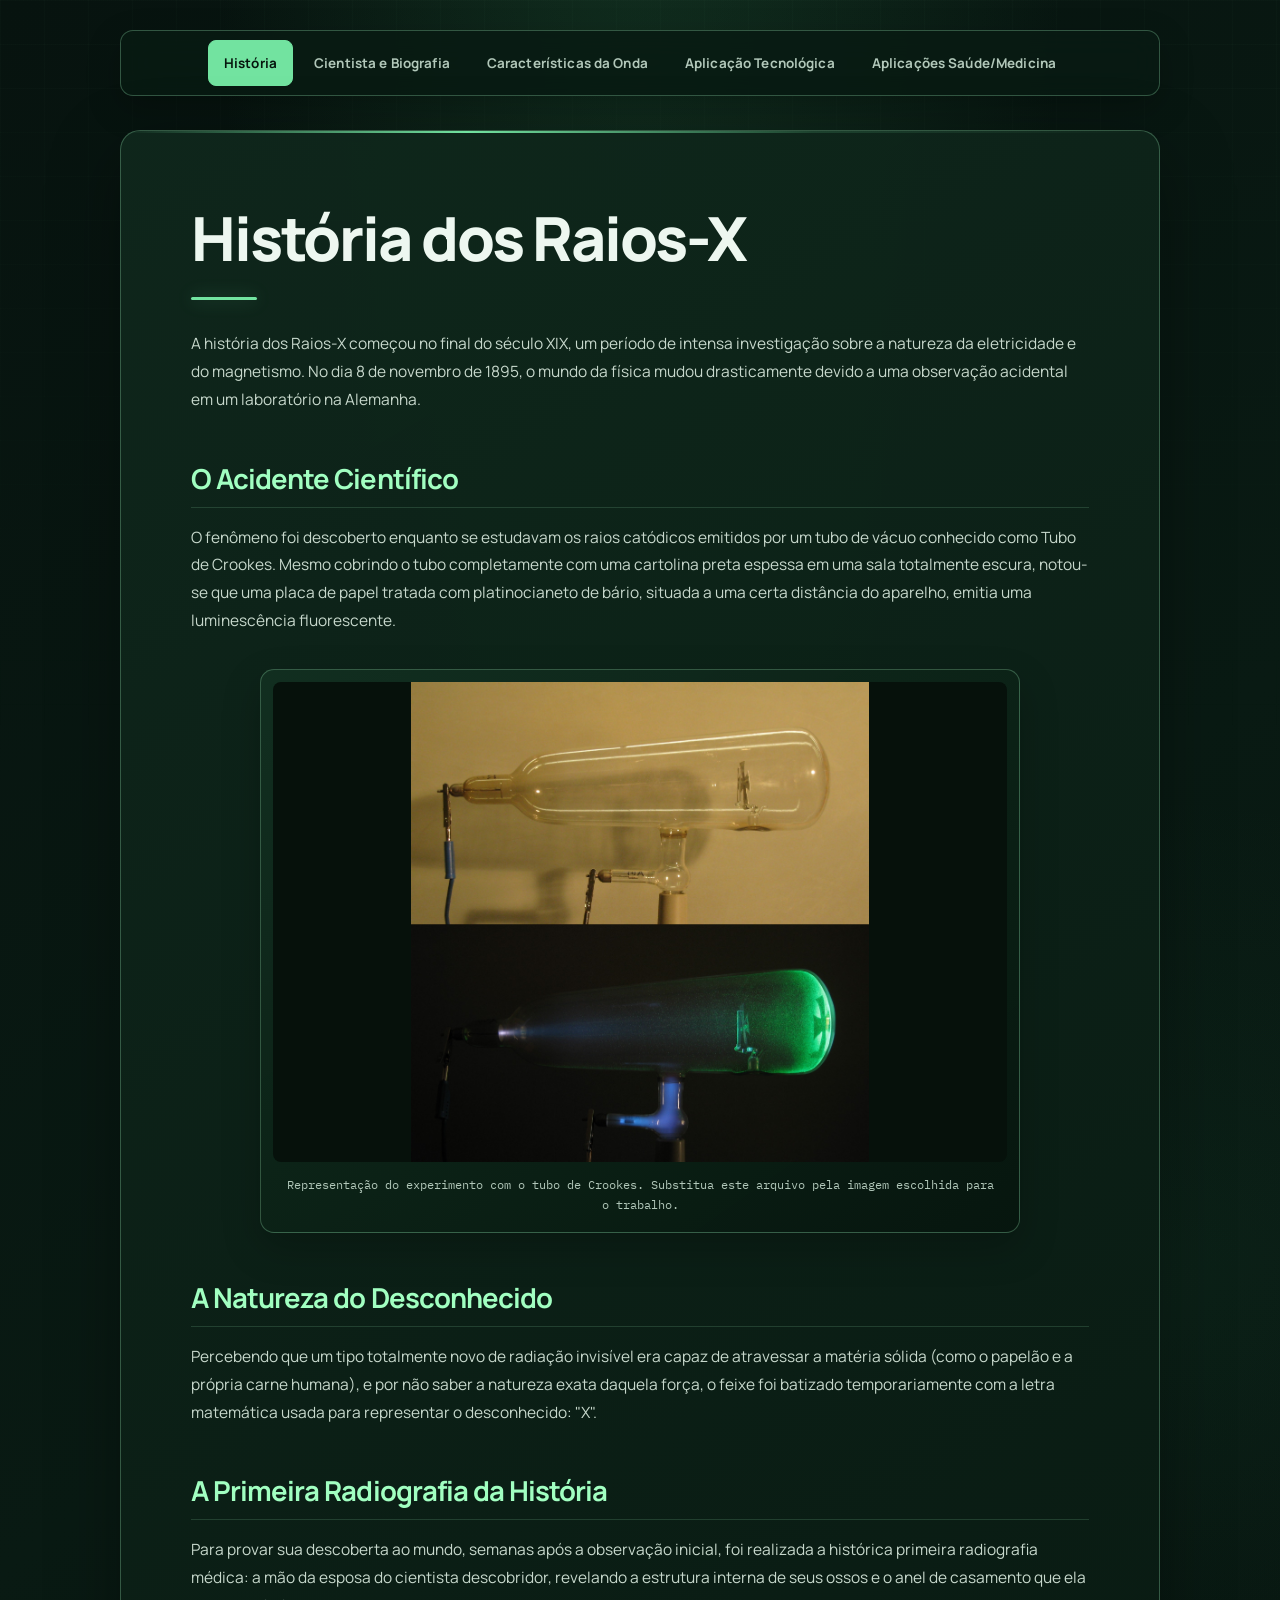
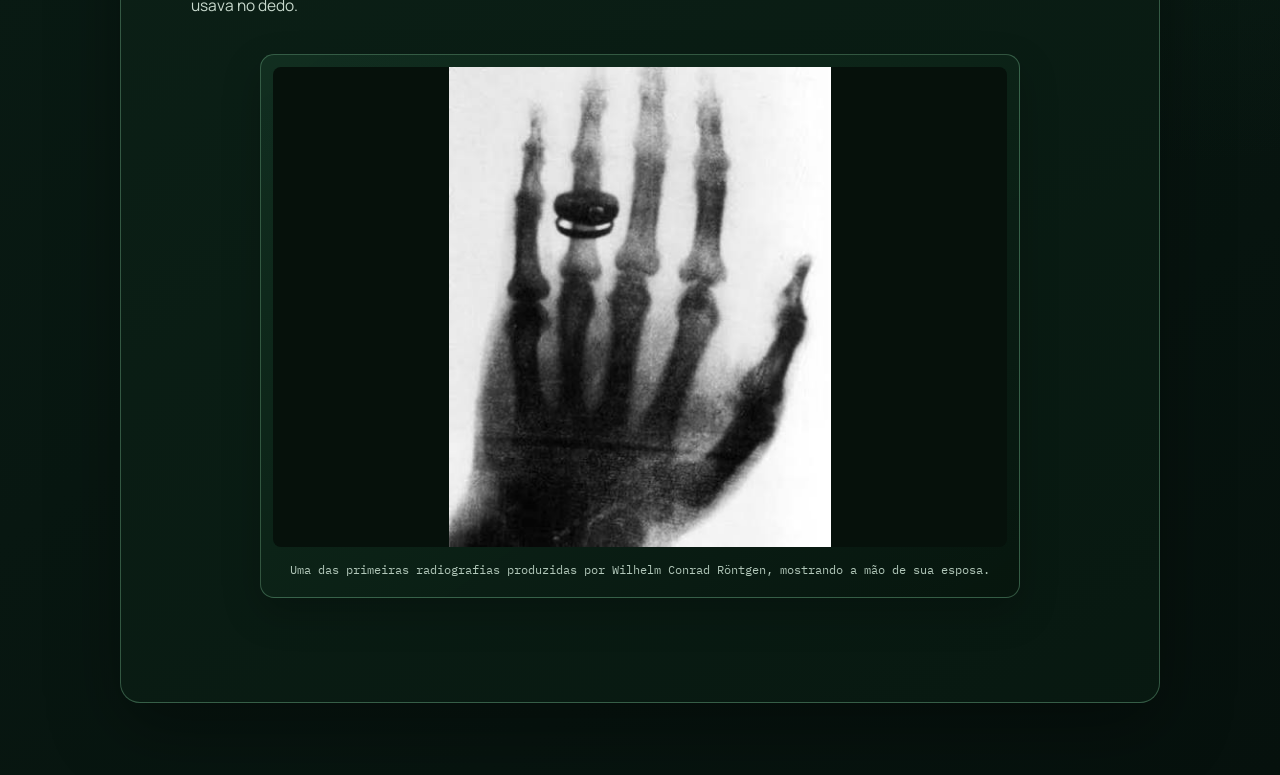
<file: index.html>
<!DOCTYPE html>
<html lang="pt-BR">
<head>
    <meta charset="UTF-8">
    <meta name="viewport" content="width=device-width, initial-scale=1.0">
    <title>História dos Raios-X</title>
    <link rel="stylesheet" href="style.css">
</head>
<body>
    <nav class="site-nav" aria-label="Navegação principal">
        <ul>
            <li><strong>História</strong></li>
            <li><a href="biografia.html">Cientista e Biografia</a></li>
            <li><a href="caracteristicas.html">Características da Onda</a></li>
            <li><a href="tecnologia.html">Aplicação Tecnológica</a></li>
            <li><a href="saude.html">Aplicações Saúde/Medicina</a></li>
        </ul>
    </nav>
    <section>
        <h1>História dos Raios-X</h1>
        <p>A história dos Raios-X começou no final do século XIX, um período de intensa investigação sobre a natureza da eletricidade e do magnetismo. No dia 8 de novembro de 1895, o mundo da física mudou drasticamente devido a uma observação acidental em um laboratório na Alemanha.</p>
        <h2>O Acidente Científico</h2>
        <p>O fenômeno foi descoberto enquanto se estudavam os raios catódicos emitidos por um tubo de vácuo conhecido como Tubo de Crookes. Mesmo cobrindo o tubo completamente com uma cartolina preta espessa em uma sala totalmente escura, notou-se que uma placa de papel tratada com platinocianeto de bário, situada a uma certa distância do aparelho, emitia uma luminescência fluorescente.</p>
        <figure>
            <img src="experimento.jpg" alt="Aparelho experimental histórico com tubo de Crookes usado em estudos de raios catódicos" loading="lazy">
            <figcaption>Representação do experimento com o tubo de Crookes. Substitua este arquivo pela imagem escolhida para o trabalho.</figcaption>
        </figure>
        <h2>A Natureza do Desconhecido</h2>
        <p>Percebendo que um tipo totalmente novo de radiação invisível era capaz de atravessar a matéria sólida (como o papelão e a própria carne humana), e por não saber a natureza exata daquela força, o feixe foi batizado temporariamente com a letra matemática usada para representar o desconhecido: "X".</p>
        <h2>A Primeira Radiografia da História</h2>
        <p>Para provar sua descoberta ao mundo, semanas após a observação inicial, foi realizada a histórica primeira radiografia médica: a mão da esposa do cientista descobridor, revelando a estrutura interna de seus ossos e o anel de casamento que ela usava no dedo.</p>
        <figure>
            <img src="radiografia.jpg" alt="Radiografia histórica da mão de Anna Bertha Röntgen com seu anel" loading="lazy">
            <figcaption>Uma das primeiras radiografias produzidas por Wilhelm Conrad Röntgen, mostrando a mão de sua esposa.</figcaption>
        </figure>
    </section>
</body>
</html>
</file>
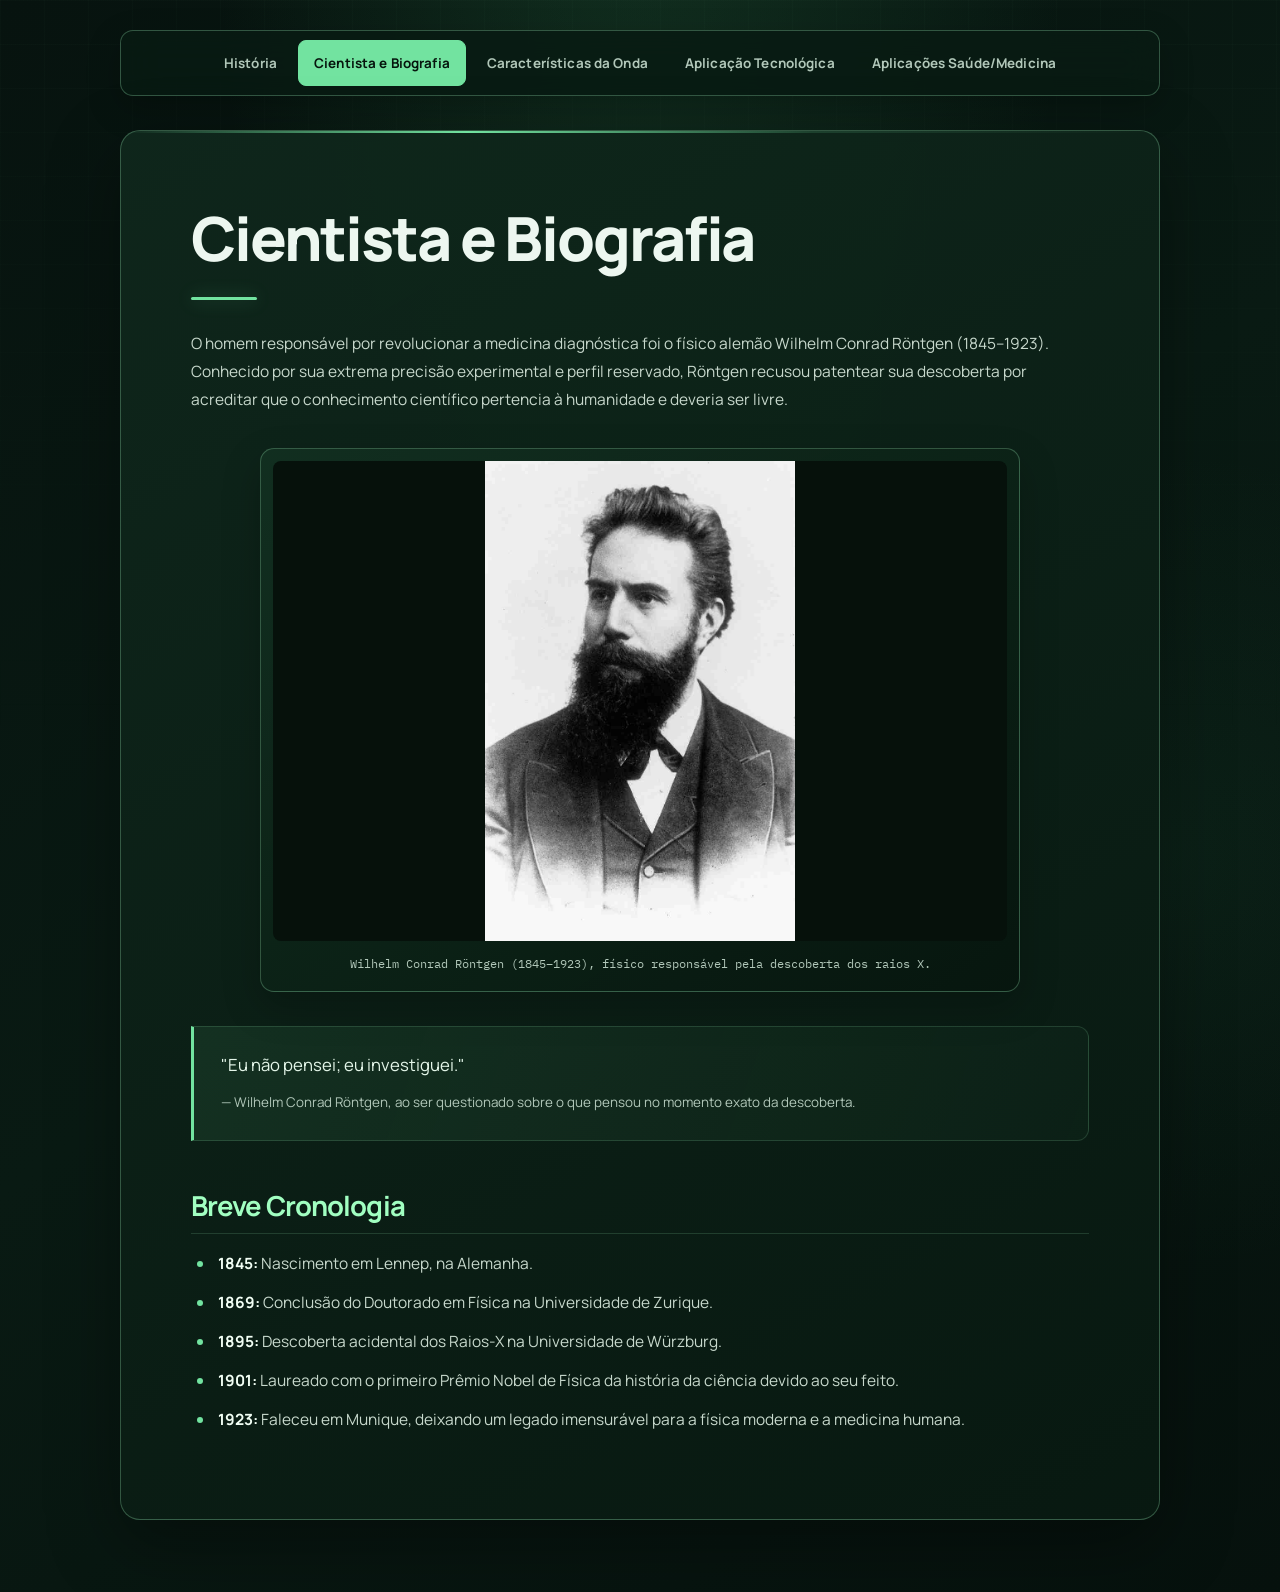
<file: biografia.html>
<!DOCTYPE html>
<html lang="pt-BR">
<head>
    <meta charset="UTF-8">
    <meta name="viewport" content="width=device-width, initial-scale=1.0">
    <title>Cientista e Biografia - Raios-X</title>
    <link rel="stylesheet" href="style.css">
</head>
<body>
    <nav class="site-nav" aria-label="Navegação principal">
        <ul>
            <li><a href="index.html">História</a></li>
            <li><strong>Cientista e Biografia</strong></li>
            <li><a href="caracteristicas.html">Características da Onda</a></li>
            <li><a href="tecnologia.html">Aplicação Tecnológica</a></li>
            <li><a href="saude.html">Aplicações Saúde/Medicina</a></li>
        </ul>
    </nav>
    <section>
        <h1>Cientista e Biografia</h1>
        <p>O homem responsável por revolucionar a medicina diagnóstica foi o físico alemão Wilhelm Conrad Röntgen (1845–1923). Conhecido por sua extrema precisão experimental e perfil reservado, Röntgen recusou patentear sua descoberta por acreditar que o conhecimento científico pertencia à humanidade e deveria ser livre.</p>
        <figure>
            <img src="cientista.jpg" alt="Retrato do físico Wilhelm Conrad Röntgen" loading="lazy">
            <figcaption>Wilhelm Conrad Röntgen (1845–1923), físico responsável pela descoberta dos raios X.</figcaption>
        </figure>
        <blockquote cite="Wilhelm Conrad Röntgen">
            "Eu não pensei; eu investiguei."
            <br>
            <small>— Wilhelm Conrad Röntgen, ao ser questionado sobre o que pensou no momento exato da descoberta.</small>
        </blockquote>
        <h2>Breve Cronologia</h2>
        <ul>
            <li><strong>1845:</strong> Nascimento em Lennep, na Alemanha.</li>
            <li><strong>1869:</strong> Conclusão do Doutorado em Física na Universidade de Zurique.</li>
            <li><strong>1895:</strong> Descoberta acidental dos Raios-X na Universidade de Würzburg.</li>
            <li><strong>1901:</strong> Laureado com o primeiro Prêmio Nobel de Física da história da ciência devido ao seu feito.</li>
            <li><strong>1923:</strong> Faleceu em Munique, deixando um legado imensurável para a física moderna e a medicina humana.</li>
        </ul>
    </section>
</body>
</html>
</file>
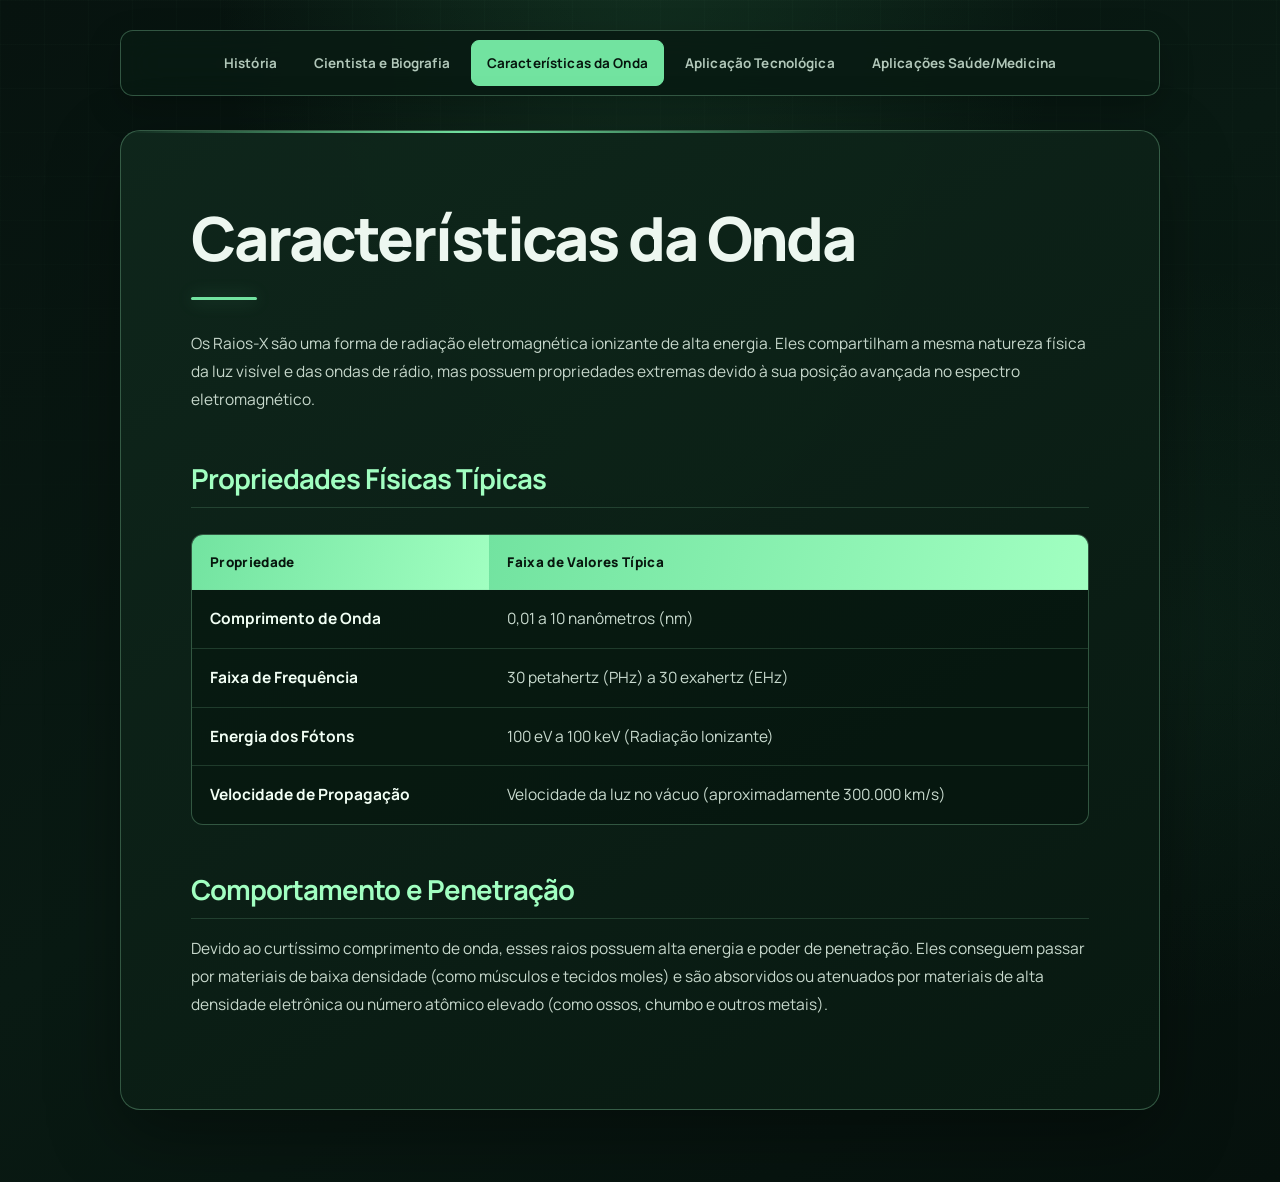
<file: caracteristicas.html>
<!DOCTYPE html>
<html lang="pt-BR">
<head>
    <meta charset="UTF-8">
    <meta name="viewport" content="width=device-width, initial-scale=1.0">
    <title>Características da Onda - Raios-X</title>
    <link rel="stylesheet" href="style.css">
</head>
<body>
    <nav class="site-nav" aria-label="Navegação principal">
        <ul>
            <li><a href="index.html">História</a></li>
            <li><a href="biografia.html">Cientista e Biografia</a></li>
            <li><strong>Características da Onda</strong></li>
            <li><a href="tecnologia.html">Aplicação Tecnológica</a></li>
            <li><a href="saude.html">Aplicações Saúde/Medicina</a></li>
        </ul>
    </nav>
    <section>
        <h1>Características da Onda</h1>
        <p>Os Raios-X são uma forma de radiação eletromagnética ionizante de alta energia. Eles compartilham a mesma natureza física da luz visível e das ondas de rádio, mas possuem propriedades extremas devido à sua posição avançada no espectro eletromagnético.</p>
        <h2>Propriedades Físicas Típicas</h2>
        <table>
            <thead><tr><th>Propriedade</th><th>Faixa de Valores Típica</th></tr></thead>
            <tbody>
                <tr><td><strong>Comprimento de Onda</strong></td><td>0,01 a 10 nanômetros (nm)</td></tr>
                <tr><td><strong>Faixa de Frequência</strong></td><td>30 petahertz (PHz) a 30 exahertz (EHz)</td></tr>
                <tr><td><strong>Energia dos Fótons</strong></td><td>100 eV a 100 keV (Radiação Ionizante)</td></tr>
                <tr><td><strong>Velocidade de Propagação</strong></td><td>Velocidade da luz no vácuo (aproximadamente 300.000 km/s)</td></tr>
            </tbody>
        </table>
        <h2>Comportamento e Penetração</h2>
        <p>Devido ao curtíssimo comprimento de onda, esses raios possuem alta energia e poder de penetração. Eles conseguem passar por materiais de baixa densidade (como músculos e tecidos moles) e são absorvidos ou atenuados por materiais de alta densidade eletrônica ou número atômico elevado (como ossos, chumbo e outros metais).</p>
    </section>
</body>
</html>
</file>
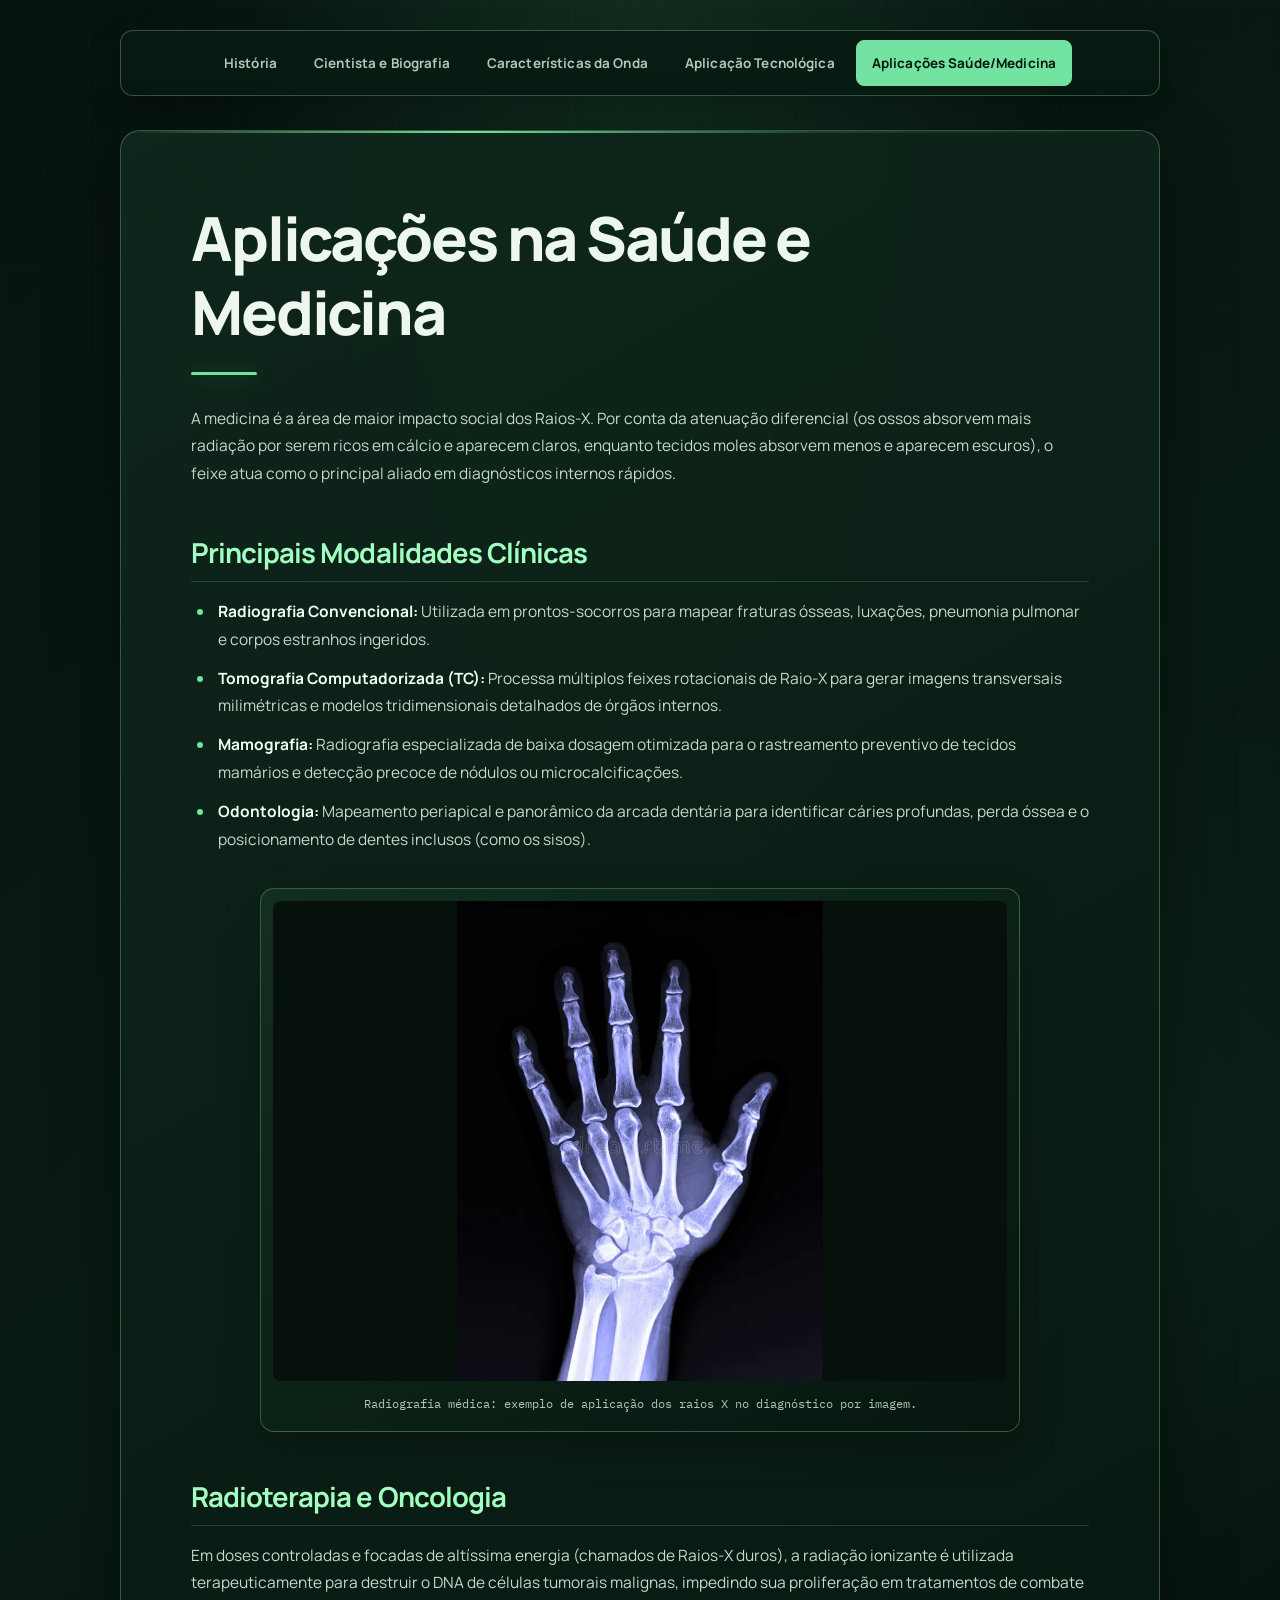
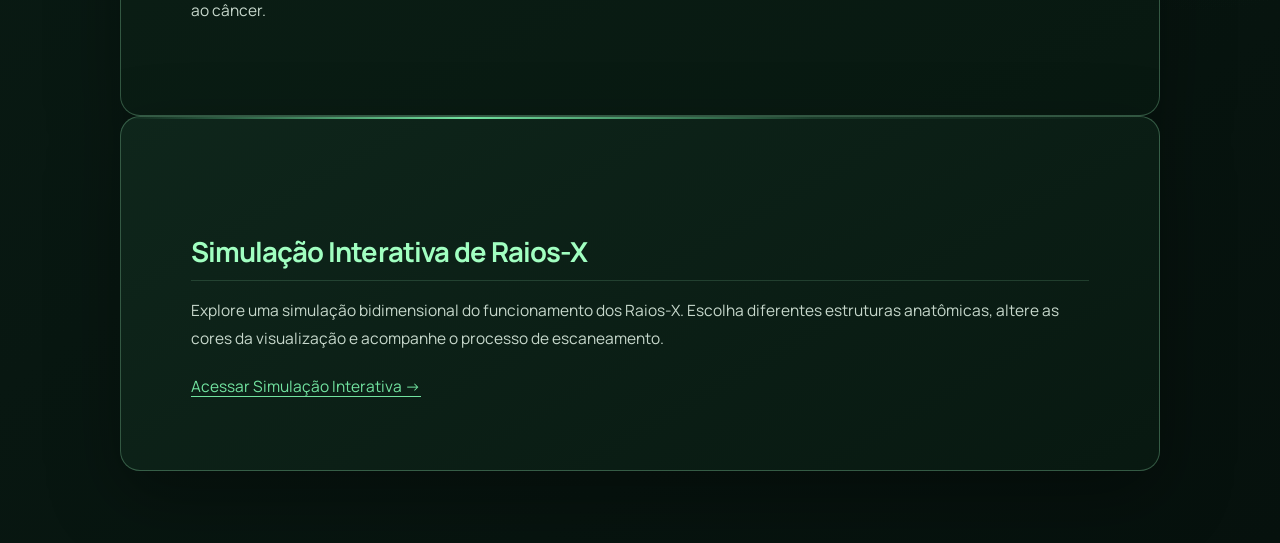
<file: saude.html>
<!DOCTYPE html>
<html lang="pt-BR">
<head>
    <meta charset="UTF-8">
    <meta name="viewport" content="width=device-width, initial-scale=1.0">
    <title>Aplicações Saúde/Medicina - Raios-X</title>
    <link rel="stylesheet" href="style.css">
</head>

<body>

    <nav class="site-nav" aria-label="Navegação principal">
        <ul>
            <li><a href="index.html">História</a></li>
            <li><a href="biografia.html">Cientista e Biografia</a></li>
            <li><a href="caracteristicas.html">Características da Onda</a></li>
            <li><a href="tecnologia.html">Aplicação Tecnológica</a></li>
            <li><strong>Aplicações Saúde/Medicina</strong></li>
        </ul>
    </nav>

    <main>
        <section>
            <h1>Aplicações na Saúde e Medicina</h1>

            <p>
                A medicina é a área de maior impacto social dos Raios-X. Por conta
                da atenuação diferencial (os ossos absorvem mais radiação por serem
                ricos em cálcio e aparecem claros, enquanto tecidos moles absorvem
                menos e aparecem escuros), o feixe atua como o principal aliado em
                diagnósticos internos rápidos.
            </p>

            <h2>Principais Modalidades Clínicas</h2>

            <ul>
                <li>
                    <strong>Radiografia Convencional:</strong>
                    Utilizada em prontos-socorros para mapear fraturas ósseas,
                    luxações, pneumonia pulmonar e corpos estranhos ingeridos.
                </li>

                <li>
                    <strong>Tomografia Computadorizada (TC):</strong>
                    Processa múltiplos feixes rotacionais de Raio-X para gerar
                    imagens transversais milimétricas e modelos tridimensionais
                    detalhados de órgãos internos.
                </li>

                <li>
                    <strong>Mamografia:</strong>
                    Radiografia especializada de baixa dosagem otimizada para o
                    rastreamento preventivo de tecidos mamários e detecção precoce
                    de nódulos ou microcalcificações.
                </li>

                <li>
                    <strong>Odontologia:</strong>
                    Mapeamento periapical e panorâmico da arcada dentária para
                    identificar cáries profundas, perda óssea e o posicionamento
                    de dentes inclusos (como os sisos).
                </li>
            </ul>

            <figure>
                <img
                    src="radiografia2.webp"
                    alt="Imagem de radiografia médica mostrando estruturas ósseas"
                    loading="lazy"
                >
                <figcaption>
                    Radiografia médica: exemplo de aplicação dos raios X
                    no diagnóstico por imagem.
                </figcaption>
            </figure>

            <h2>Radioterapia e Oncologia</h2>

            <p>
                Em doses controladas e focadas de altíssima energia (chamados de
                Raios-X duros), a radiação ionizante é utilizada terapeuticamente
                para destruir o DNA de células tumorais malignas, impedindo sua
                proliferação em tratamentos de combate ao câncer.
            </p>
        </section>

        <section class="simulacao-card">
            <h2>Simulação Interativa de Raios-X</h2>

            <p>
                Explore uma simulação bidimensional do funcionamento dos Raios-X.
                Escolha diferentes estruturas anatômicas, altere as cores da
                visualização e acompanhe o processo de escaneamento.
            </p>

            <a href="simulacao.html" class="btn-simulacao">
                Acessar Simulação Interativa →
            </a>
        </section>
    </main>

</body>
</html>
</file>
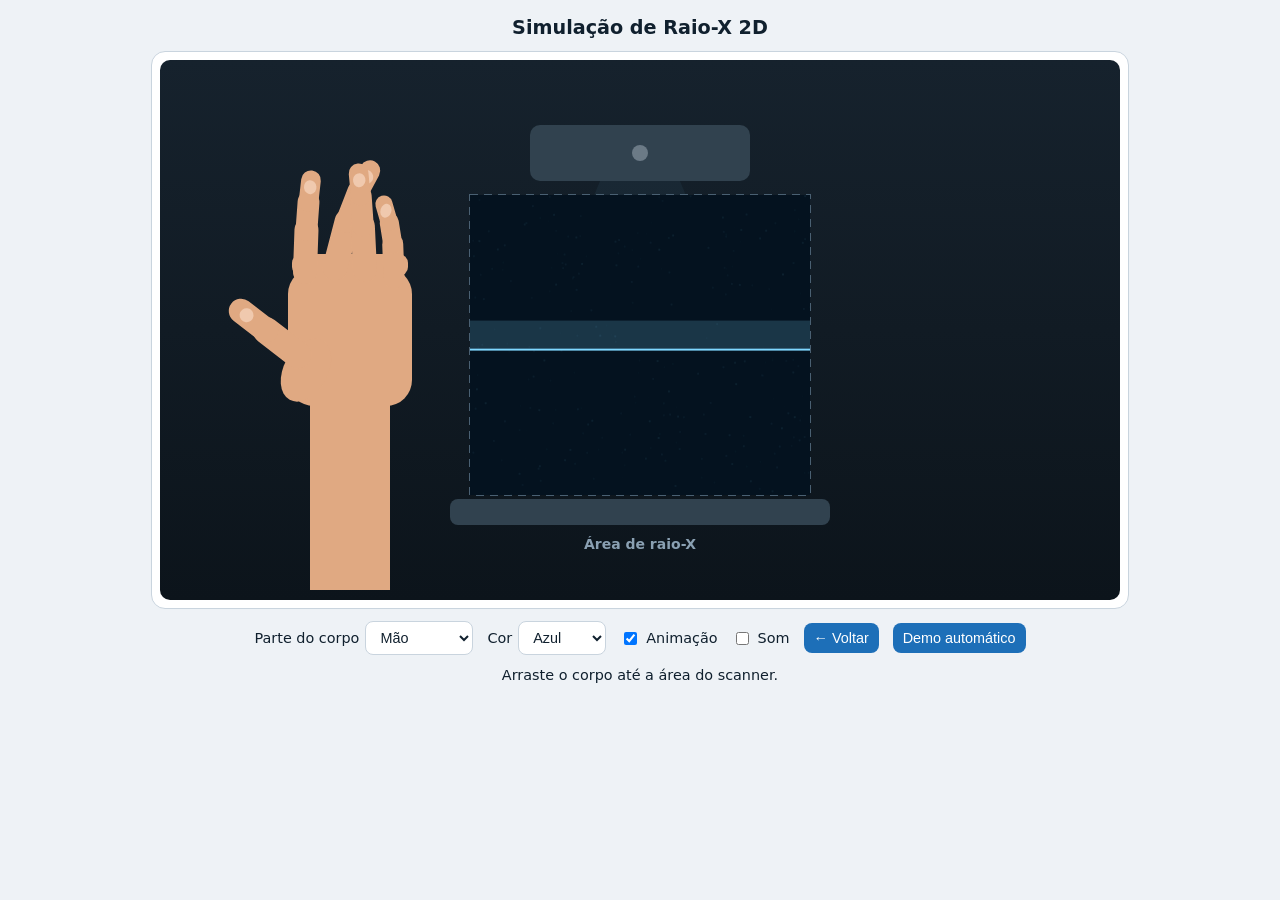
<file: simulacao.html>
<!DOCTYPE html>
<html lang="pt-BR">
<head>
<meta charset="utf-8">
<meta name="viewport" content="width=device-width, initial-scale=1, viewport-fit=cover">
<title>Simulação de Raio-X 2D</title>
<style>
:root{box-sizing:border-box;padding-top:env(safe-area-inset-top,0px);padding-bottom:env(safe-area-inset-bottom,0px);--bg:#eef2f6;--fg:#10202e;--card:#fff;--bd:#c9d4de}
@media (prefers-color-scheme:dark){:root:not([data-theme="light"]){--bg:#0b1118;--fg:#d7e6f3;--card:#121c26;--bd:#25384a}}
:root[data-theme="dark"]{--bg:#0b1118;--fg:#d7e6f3;--card:#121c26;--bd:#25384a}
html{scroll-padding-top:env(safe-area-inset-top,0px)}
body{margin:0;background:var(--bg);color:var(--fg);font-family:system-ui,-apple-system,"Segoe UI",sans-serif;display:flex;flex-direction:column;align-items:center;padding:16px;gap:12px}
h1{font-size:1.2rem;margin:0}
.wrap{width:100%;max-width:960px;background:var(--card);border:1px solid var(--bd);border-radius:14px;padding:8px}
canvas{width:100%;height:auto;display:block;border-radius:10px;touch-action:none;cursor:grab}
.bar{display:flex;gap:14px;align-items:center;flex-wrap:wrap;justify-content:center;font-size:.9rem}
.bar label{display:flex;gap:6px;align-items:center}
select,button{font-size:.9rem;border-radius:8px;border:1px solid var(--bd);padding:7px 10px;background:var(--card);color:var(--fg)}
button{background:#1d6fb8;color:#fff;border:0;cursor:pointer}
</style>
</head>
<body>
<h1>Simulação de Raio-X 2D</h1>
<div class="wrap"><canvas id="c" width="960" height="540"></canvas></div>
<div class="bar">
  <label>Parte do corpo
    <select id="part"><optgroup label="Humano"><option value="hand">Mão</option><option value="foot">Pé</option><option value="skull">Crânio</option><option value="torso">Tórax</option></optgroup><optgroup label="Animais"><option value="rato">Rato</option><option value="porco">Porco</option><option value="galinha">Galinha</option><option value="peixe">Peixe</option><option value="cobra">Cobra</option></optgroup></select></label>
  <label>Cor
    <select id="col"><option value="azul">Azul</option><option value="verde">Verde</option><option value="ambar">Âmbar</option><option value="mono">Branco</option></select></label>
  <label><input type="checkbox" id="anim" checked> Animação</label>
  <label><input type="checkbox" id="snd"> Som</label>
  <button id="voltar">← Voltar</button>
  <button id="demo">Demo automático</button>
</div>
<div class="bar">Arraste o corpo até a área do scanner.</div>
<script>
const cv=document.getElementById('c'),ctx=cv.getContext('2d'),W=960,H=540;
const Z={x:W/2-170,y:H/2-135,w:340,h:300};
const COL={
 azul:{bg:'#04121f',soft:'rgba(80,150,210,.22)',bone:'#eaf8ff',glow:'#7fd8ff'},
 verde:{bg:'#03140a',soft:'rgba(60,190,110,.22)',bone:'#e6ffe9',glow:'#6dff9a'},
 ambar:{bg:'#150d02',soft:'rgba(220,150,50,.22)',bone:'#fff3dc',glow:'#ffbf5a'},
 mono:{bg:'#0a0a0a',soft:'rgba(200,200,200,.2)',bone:'#ffffff',glow:'#dddddd'}};
let col=COL.azul,hand={x:190,y:270},drag=null,auto=false,t=0,anim=true,P,prevOn=false;
const rr=(c,x,y,w,h,r)=>{c.beginPath();c.roundRect(x,y,w,h,r);};
/* osso longo com cortical, cavidade medular e epífises */
function B(c,x1,y1,x2,y2,w,e){
 c.lineWidth=w;c.beginPath();c.moveTo(x1,y1);c.lineTo(x2,y2);c.stroke();
 for(const[x,y]of[[x1,y1],[x2,y2]]){c.beginPath();c.arc(x,y,e,0,7);c.fill();}
 c.save();c.shadowBlur=0;c.strokeStyle=col.bg;c.globalAlpha=.5;c.lineWidth=w*.38;c.beginPath();
 c.moveTo(x1+(x2-x1)*.22,y1+(y2-y1)*.22);c.lineTo(x1+(x2-x1)*.78,y1+(y2-y1)*.78);c.stroke();c.restore();}
/* osso curto/esponjoso */
function O(c,x,y,rx,ry,r=0){
 c.beginPath();c.ellipse(x,y,rx,ry,r,0,7);c.fill();
 c.save();c.shadowBlur=0;c.fillStyle=col.bg;c.globalAlpha=.3;c.beginPath();c.ellipse(x,y,rx*.55,ry*.55,r,0,7);c.fill();c.restore();}
const rt=i=>Math.sin(i*.3+(anim?t*3:0))*i*.6;
const sw=i=>anim?Math.sin(i*.22-t*4)*i*.25:0;
const sp=i=>[Math.sin(i*.28+(anim?t*2.5:0))*40,-130+i*4.4];
const sbw=i=>(i<5?15+i*1.5:22-i*.27)+(i>26&&i<36?9*Math.sin((i-26)/10*Math.PI):0);
const PARTS={
 hand:{name:'Mão',sy:62,bb:[75,170,200],
  digits:[
   {bx:-45,by:-58,a:-9,len:[42,28,22],w:24},{bx:-15,by:-62,a:-1,len:[48,32,24],w:25},
   {bx:15,by:-60,a:6,len:[44,30,23],w:24},{bx:44,by:-52,a:15,len:[34,22,19],w:21},
   {bx:-52,by:25,a:-58,len:[40,32],w:27,thumb:1,sx:-28,sy:72,mw:9}],
  skin(c){rr(c,-62,-62,124,138,26);c.fill();rr(c,-58,-76,116,22,9);c.fill();
   c.beginPath();c.ellipse(-44,40,22,34,.5,0,7);c.fill();c.fillRect(-40,60,80,200);},
  oval:[[-26,70,9,7,-.4],[-12,66,6,6],[2,68,8,9],[18,70,8,8,.3],[-16,87,10,7,-.5],[0,88,8,8],[14,89,7,6],[21,80,4,4],[-26,100,4,6],[26,100,3.5,5]],
  long:[[-14,102,-18,290,11,12],[20,106,22,290,8,8]]},
 foot:{name:'Pé',sy:55,bb:[65,140,200],
  digits:[
   {bx:-30,by:-40,a:-4,len:[36,26],w:28,sx:-24,sy:48,mw:11},{bx:-8,by:-42,a:0,len:[20,16,11],w:17,sx:-6,sy:46,mw:7},
   {bx:10,by:-40,a:4,len:[19,15,10],w:16,sx:10,sy:48,mw:7},{bx:26,by:-36,a:8,len:[17,13,9],w:15,sx:24,sy:52,mw:6.5},
   {bx:40,by:-30,a:12,len:[14,11,8],w:14,sx:36,sy:60,mw:6.5}],
  skin(c){c.beginPath();c.moveTo(-50,-28);c.quadraticCurveTo(-54,-46,-26,-48);c.lineTo(30,-44);c.quadraticCurveTo(52,-42,52,-24);
   c.bezierCurveTo(54,20,42,40,38,80);c.lineTo(34,120);c.lineTo(-34,120);c.bezierCurveTo(-38,80,-44,30,-50,-28);c.fill();
   c.fillRect(-34,110,68,200);for(const x of[-38,40]){c.beginPath();c.ellipse(x,108,10,12,0,0,7);c.fill();}},
  oval:[[-24,48,9,9],[-6,46,8,8],[10,48,8,8],[-12,68,13,9],[22,66,12,13],[-2,94,20,15],[20,106,13,20,.2],[-33,-32,3,4],[-24,-32,3,4],[-26,106,8,11],[32,112,7,11]],
  long:[[-8,124,-8,290,13,12],[22,128,22,290,7,8]]},
 skull:{name:'Crânio',bb:[170,160,200],
  skin(c){c.beginPath();c.ellipse(0,-30,95,118,0,0,7);c.fill();
   for(const s of[-1,1]){c.beginPath();c.ellipse(s*96,-26,12,22,0,0,7);c.fill();}
   c.beginPath();c.moveTo(-40,60);c.lineTo(-40,130);c.quadraticCurveTo(-90,140,-170,170);c.lineTo(-170,320);c.lineTo(170,320);c.lineTo(170,170);c.quadraticCurveTo(90,140,40,130);c.lineTo(40,60);c.fill();},
  extra(c,an){
   const j=an*5+6;
   c.lineWidth=6;c.beginPath();c.ellipse(0,-34,80,94,0,0,7);c.stroke();
   c.save();c.shadowBlur=0;c.globalAlpha=.55;c.lineWidth=2;c.beginPath();c.ellipse(0,-34,70,84,0,0,7);c.stroke();
   c.beginPath();c.moveTo(-72,-62);c.quadraticCurveTo(0,-98,72,-62);c.stroke();
   for(const s of[-1,1]){c.beginPath();c.ellipse(s*27,-54,14,7,0,0,7);c.stroke();}c.restore();
   for(const s of[-1,1]){
    c.lineWidth=5;c.beginPath();c.ellipse(s*31,-26,19,16,s*.12,0,7);c.stroke();
    c.lineWidth=4;c.beginPath();c.moveTo(s*50,-14);c.quadraticCurveTo(s*72,-8,s*78,8);c.stroke();
    c.beginPath();c.moveTo(s*44,-8);c.quadraticCurveTo(s*40,14,s*30,32);c.stroke();
    O(c,s*60,-4,5,6);
    c.lineWidth=7;c.beginPath();c.moveTo(s*12,160);c.bezierCurveTo(s*50,150,s*90,160,s*140,150);c.stroke();}
   c.lineWidth=4;c.beginPath();c.moveTo(0,-6);c.bezierCurveTo(-14,4,-12,22,-6,24);c.lineTo(6,24);c.bezierCurveTo(12,22,14,4,0,-6);c.stroke();
   c.lineWidth=2;c.beginPath();c.moveTo(0,0);c.lineTo(0,24);c.stroke();
   c.lineWidth=3;c.beginPath();c.moveTo(-6,-34);c.lineTo(-4,-8);c.moveTo(6,-34);c.lineTo(4,-8);c.stroke();
   for(let i=-6;i<6;i++){const k=Math.abs(i+.5),x=(i+.5)*7.4,q=k*k*.22;
    rr(c,x-3.3,30+q,6.6,14-k*.9,2.5);c.fill();rr(c,x-3.3,48+j-q,6.6,12-k*.7,2.5);c.fill();}
   c.lineWidth=6;c.beginPath();c.moveTo(-60,-6);c.lineTo(-56,60+j);c.quadraticCurveTo(-48,92+j,-18,100+j);c.lineTo(18,100+j);c.quadraticCurveTo(48,92+j,56,60+j);c.lineTo(60,-6);c.stroke();
   O(c,0,118,28,9);rr(c,-14,128,28,18,5);c.fill();
   for(let i=0;i<5;i++){rr(c,-17-i,150+i*21,34+i*2,16,5);c.fill();c.fillRect(-2,146+i*21,4,6);}}},
 torso:{name:'Tórax',bb:[150,150,150],sc:.85,
  skin(c){c.fillRect(-30,-175,60,70);rr(c,-135,-105,270,270,55);c.fill();rr(c,-170,-108,340,70,35);c.fill();
   rr(c,-178,-100,50,300,25);c.fill();rr(c,128,-100,50,300,25);c.fill();},
  extra(c,an){
   const br=1+an*.03,wx=[78,92,104,112,116,118,116,112,104,94];
   for(const s of[-1,1]){
    c.lineWidth=7;c.beginPath();c.moveTo(s*10,-100);c.bezierCurveTo(s*45,-112,s*85,-108,s*122,-92);c.stroke();O(c,s*10,-100,6,6);
    c.save();c.shadowBlur=0;c.globalAlpha=.6;c.lineWidth=3;c.beginPath();c.moveTo(s*98,-100);c.lineTo(s*118,-26);c.lineTo(s*88,-54);c.closePath();c.stroke();c.restore();
    B(c,s*134,-76,s*142,190,14,14);O(c,s*130,-82,15,15);
    c.lineWidth=4.5;for(let i=0;i<10;i++){const y0=-84+i*17,w=wx[i]*br;
     c.beginPath();c.moveTo(s*11,y0);c.bezierCurveTo(s*w*.7,y0-14,s*w,y0+4,s*w,y0+28);c.quadraticCurveTo(s*w*.8,y0+62,s*(30+i*2),y0+74);c.stroke();}}
   for(let i=0;i<14;i++){rr(c,-10,-102+i*17,20,13,4);c.fill();}
   rr(c,-14,-98,28,22,5);c.fill();rr(c,-9,-70,18,88,5);c.fill();c.beginPath();c.moveTo(-5,18);c.lineTo(5,18);c.lineTo(0,32);c.fill();
   c.save();c.shadowBlur=0;c.strokeStyle=col.bg;c.globalAlpha=.4;c.lineWidth=11;c.beginPath();c.moveTo(0,-110);c.lineTo(0,-62);c.stroke();
   c.fillStyle=col.glow;c.globalAlpha=.2;c.beginPath();c.ellipse(26,24,38,52,.35,0,7);c.fill();c.beginPath();c.arc(18,-48,12,0,7);c.fill();
   c.globalAlpha=.7;c.strokeStyle=col.bone;c.lineWidth=2.5;
   for(const s of[-1,1]){c.beginPath();c.moveTo(s*118,96-an*4);c.quadraticCurveTo(s*62,50-an*8,s*8,78-an*6);c.stroke();}
   c.restore();}},
 rato:{name:'Rato',skinCol:'#b9b3ab',sc:1.2,bb:[85,150,230],
  skin(c){
   c.beginPath();c.ellipse(0,20,46,78,0,0,7);c.fill();c.beginPath();c.ellipse(0,-84,26,36,0,0,7);c.fill();
   c.beginPath();c.moveTo(-14,-100);c.lineTo(0,-132);c.lineTo(14,-100);c.fill();
   for(const s of[-1,1]){c.beginPath();c.arc(s*24,-94,13,0,7);c.fill();
    c.beginPath();c.ellipse(s*50,-32,11,22,-s*.3,0,7);c.fill();c.beginPath();c.ellipse(s*52,62,15,30,s*.15,0,7);c.fill();}
   c.lineWidth=6;c.beginPath();c.moveTo(0,96);for(let i=1;i<=30;i++)c.lineTo(rt(i),96+i*4.5);c.stroke();},
  extra(c,an){
   c.lineWidth=4;c.beginPath();c.ellipse(0,-88,15,22,0,0,7);c.stroke();
   c.beginPath();c.moveTo(-8,-108);c.lineTo(-5,-132);c.lineTo(5,-132);c.lineTo(8,-108);c.stroke();
   c.fillRect(-4,-140,3.5,10);c.fillRect(.5,-140,3.5,10);for(const s of[-1,1])O(c,s*12,-92,4,4);
   for(let i=0;i<22;i++){rr(c,-4.5,-64+i*7.4,9,5.5,2);c.fill();}
   c.lineWidth=2;for(let i=0;i<13;i++){const y=-56+i*6.6,w=22-Math.abs(i-5)*1.2;for(const s of[-1,1]){c.beginPath();c.moveTo(s*4,y);c.quadraticCurveTo(s*w,y-3,s*w*.92,y+11);c.stroke();}}
   for(const s of[-1,1]){O(c,s*17,52,9,19,s*.5);O(c,s*20,-62,8,14,-s*.3);
    B(c,s*27,-58,s*40,-30,4.5,3.5);B(c,s*40,-30,s*47,0,3.5,3);O(c,s*49,8,5,6);
    B(c,s*30,52,s*50,76,5,4.5);B(c,s*50,76,s*46,108,3.8,3.5);B(c,s*46,108,s*50,126,3,2.6);}
   O(c,0,64,7,13);
   for(let i=0;i<28;i++){c.beginPath();c.arc(rt(i+1),100+i*4.5,Math.max(1.2,3-i*.06),0,7);c.fill();}}},
 porco:{name:'Porco',skinCol:'#f0aaa6',sc:.95,bb:[150,100,115],
  skin(c){
   c.beginPath();c.ellipse(0,0,122,62,0,0,7);c.fill();c.beginPath();c.ellipse(-122,10,48,42,0,0,7);c.fill();
   rr(c,-180,2,36,28,12);c.fill();c.beginPath();c.ellipse(-110,-34,16,24,-.5,0,7);c.fill();
   for(const x of[-88,-60,52,80]){rr(c,x,38,22,74,9);c.fill();}
   c.lineWidth=6;c.beginPath();c.arc(132,-20,10,-1.2,3.6);c.stroke();},
  extra(c,an){
   const br=1+an*.04,sy=x=>-14-26*Math.sin(Math.min(1,(x+98)/220)*Math.PI*.9);
   c.lineWidth=5;c.beginPath();c.ellipse(-108,0,22,24,0,0,7);c.stroke();
   c.beginPath();c.moveTo(-126,-14);c.lineTo(-174,6);c.lineTo(-174,22);c.lineTo(-122,24);c.stroke();
   c.lineWidth=4;c.beginPath();c.moveTo(-170,26);c.lineTo(-118,32);c.lineTo(-100,14);c.stroke();
   O(c,-120,-8,6,6);for(let i=0;i<6;i++)c.fillRect(-170+i*7,22,3.5,5);
   for(let i=0;i<27;i++){const x=-98+i*8.2,y=sy(x);rr(c,x-4,y-4,8,9,2);c.fill();
    if(i<9){c.lineWidth=2.4;c.beginPath();c.moveTo(x,y-4);c.lineTo(x+2,y-4-(17-i*1.6));c.stroke();}}
   c.lineWidth=3;for(let i=0;i<14;i++){const x=-84+i*8.5,y=sy(x)+3;c.beginPath();c.moveTo(x,y);c.quadraticCurveTo(x-14,y+44*br,x+(i<4?-2:6),50+(br-1)*40);c.stroke();}
   B(c,-84,53,40,53,4,3);O(c,90,-8,10,26,.5);O(c,114,12,8,14);O(c,-80,-14,10,30,.3);
   for(const x of[-77,-49]){B(c,x,10,x-3,44,7,5);B(c,x-3,44,x,86,5,4);B(c,x,86,x,106,3,2.6);O(c,x-4,112,3,5);O(c,x+4,112,3,5);}
   for(const x of[63,91]){B(c,x+6,6,x-6,42,7,5.5);B(c,x-6,42,x+2,84,5,4);O(c,x+2,86,4,6);B(c,x+2,90,x,106,3,2.6);O(c,x-4,112,3,5);O(c,x+4,112,3,5);}
   for(let i=0;i<7;i++){const a=-1.2+i*.6;O(c,132+Math.cos(a)*10,-20+Math.sin(a)*10,2.2,2.2);}
   c.save();c.shadowBlur=0;c.fillStyle=col.glow;c.globalAlpha=.2;c.beginPath();c.ellipse(-52,12,22,26,0,0,7);c.fill();c.restore();}},
 galinha:{name:'Galinha',skinCol:'#f1ebdf',sc:1.1,bb:[140,120,130],
  skin(c){
   c.beginPath();c.ellipse(10,10,72,50,.1,0,7);c.fill();
   c.lineWidth=24;c.beginPath();c.moveTo(-44,-6);c.quadraticCurveTo(-56,-42,-70,-70);c.stroke();
   c.beginPath();c.ellipse(-76,-84,18,16,0,0,7);c.fill();
   c.beginPath();c.moveTo(-92,-92);c.lineTo(-106,-82);c.lineTo(-92,-74);c.fill();
   c.beginPath();c.ellipse(-80,-100,5,7,0,0,7);c.fill();c.beginPath();c.ellipse(-72,-102,5,8,0,0,7);c.fill();
   c.beginPath();c.ellipse(86,-16,30,15,-.7,0,7);c.fill();c.beginPath();c.ellipse(78,-4,26,12,-.3,0,7);c.fill();
   for(const dx of[0,22]){c.lineWidth=9;c.beginPath();c.moveTo(6+dx,50);c.lineTo(4+dx,112);c.stroke();
    c.lineWidth=4;c.beginPath();c.moveTo(4+dx,112);c.lineTo(dx-18,126);c.moveTo(4+dx,112);c.lineTo(dx+2,132);c.moveTo(4+dx,112);c.lineTo(dx+24,126);c.stroke();}},
  extra(c,an){
   c.lineWidth=3;c.beginPath();c.ellipse(-76,-84,13,11,0,0,7);c.stroke();
   c.beginPath();c.moveTo(-89,-88);c.lineTo(-102,-82);c.lineTo(-89,-77);c.stroke();O(c,-80,-87,4,4);
   for(let i=0;i<14;i++){const u=i/13,x=-68+u*26-Math.sin(u*3.1)*8,y=-70+u*66;rr(c,x-3,y-2.5,6,5,1.5);c.fill();}
   c.lineWidth=3;c.beginPath();c.moveTo(-34,-2);c.quadraticCurveTo(-30,24,-22,26);c.quadraticCurveTo(-14,24,-10,-2);c.stroke();
   c.lineWidth=6;c.beginPath();c.moveTo(-30,36);c.quadraticCurveTo(10,60,44,48);c.stroke();rr(c,-26,34,60,10,5);c.fill();
   c.lineWidth=2.5;for(let i=0;i<5;i++){const x=-8+i*9;c.beginPath();c.moveTo(x,-14);c.quadraticCurveTo(x+8,6,x+14,34);c.stroke();}
   B(c,28,-10,76,0,6,4.5);O(c,52,8,22,10,.1);B(c,80,-4,92,-18,3,2.6);
   const e=an*5;B(c,-6,0,22,12+e,5,4);B(c,22,12+e,58,6+e,4,3.4);B(c,58,6+e,80,e,3,2.6);
   for(const dx of[0,22]){B(c,8+dx,40,6+dx,84,5,4.5);B(c,6+dx,84,4+dx,112,3.5,3);
    B(c,4+dx,112,dx-18,126,2.5,2);B(c,4+dx,112,dx+2,132,2.5,2);B(c,4+dx,112,dx+24,126,2.5,2);}
   c.save();c.shadowBlur=0;c.fillStyle=col.glow;c.globalAlpha=.2;c.beginPath();c.ellipse(-20,22,9,10,0,0,7);c.fill();c.beginPath();c.ellipse(14,26,16,14,0,0,7);c.fill();c.restore();}},
 peixe:{name:'Peixe',skinCol:'#8fb2c6',sc:1.1,bb:[140,95,95],
  skin(c){
   c.beginPath();c.ellipse(0,0,112,48,0,0,7);c.fill();const w=sw(30);
   c.beginPath();c.moveTo(100,-6);c.lineTo(152,-42+w);c.lineTo(138,w*.8);c.lineTo(152,42+w);c.lineTo(100,6);c.fill();
   c.beginPath();c.moveTo(-34,-44);c.quadraticCurveTo(-10,-86,52,-44);c.fill();
   c.beginPath();c.moveTo(30,44);c.quadraticCurveTo(46,66,70,42);c.fill();
   c.beginPath();c.ellipse(-52,34,18,8,.5,0,7);c.fill();},
  extra(c,an){
   c.lineWidth=3;c.beginPath();c.moveTo(-110,2);c.lineTo(-96,-22);c.lineTo(-62,-26);c.lineTo(-60,24);c.lineTo(-92,24);c.closePath();c.stroke();
   c.beginPath();c.arc(-92,-6,9,0,7);c.stroke();O(c,-92,-6,4,4);
   c.lineWidth=2;c.beginPath();c.moveTo(-110,6);c.lineTo(-86,20);c.stroke();
   for(let k=0;k<3;k++){c.beginPath();c.arc(-50,0,14+k*6,-1,1);c.stroke();}
   for(let i=0;i<31;i++){const x=-58+i*5.6,y=sw(i),h=10-i*.16;rr(c,x-2.4,y-h/2,4.8,h,1.5);c.fill();
    if(i>1){c.lineWidth=1.4;c.beginPath();c.moveTo(x,y-h/2);c.lineTo(x+4,y-h/2-Math.max(8,22-i*.3));c.stroke();
     if(i>3&&i<22){c.beginPath();c.moveTo(x,y+h/2);c.quadraticCurveTo(x-6,y+18,x-10,y+Math.min(36,20+i));c.stroke();}}}
   c.lineWidth=1.3;
   for(let i=0;i<9;i++){const x=-30+i*8.6;c.beginPath();c.moveTo(x,-24);c.lineTo(x+(i-4)*1.5,-44-30*Math.sin(i/8*Math.PI));c.stroke();}
   for(let i=0;i<9;i++){c.beginPath();c.moveTo(108,sw(30)*.9);c.lineTo(150,-40+i*10+sw(30));c.stroke();}
   for(let i=0;i<5;i++){c.beginPath();c.moveTo(-56,30);c.lineTo(-68+i*9,36+i*1.5);c.stroke();c.beginPath();c.moveTo(36+i*8,38);c.lineTo(40+i*8,56);c.stroke();}
   c.save();c.shadowBlur=0;c.fillStyle=col.bg;c.globalAlpha=.5;c.beginPath();c.ellipse(-8,-8,36,13,0,0,7);c.fill();c.restore();}},
 cobra:{name:'Cobra',skinCol:'#9aa86a',sc:1,bb:[70,160,150],
  skin(c){
   for(let i=0;i<62;i++){c.lineWidth=sbw(i);c.beginPath();c.moveTo(...sp(i));c.lineTo(...sp(i+1));c.stroke();}
   const a=sp(0),b=sp(1),dx=a[0]-b[0],dy=a[1]-b[1],L=Math.hypot(dx,dy);
   c.beginPath();c.ellipse(a[0]+dx/L*8,a[1]+dy/L*8,15,21,Math.atan2(-dx,dy),0,7);c.fill();},
  extra(c,an){
   const a=sp(0),b=sp(1),dx=a[0]-b[0],dy=a[1]-b[1],L=Math.hypot(dx,dy),ux=dx/L,uy=dy/L,rot=Math.atan2(-dx,dy);
   c.lineWidth=3;c.beginPath();c.ellipse(a[0]+ux*8,a[1]+uy*8,11,16,rot,0,7);c.stroke();
   O(c,a[0]+ux*20,a[1]+uy*20,5,7,rot);
   for(const s of[-1,1]){const nx=-uy*s,ny=ux*s;c.lineWidth=2.5;c.beginPath();c.moveTo(a[0]+ux*14+nx*8,a[1]+uy*14+ny*8);c.lineTo(a[0]+ux*26+nx*2,a[1]+uy*26+ny*2);c.stroke();}
   for(let i=1;i<62;i++){const p=sp(i),q=sp(i+1),r=sp(i-1),tx=q[0]-r[0],ty=q[1]-r[1],tl=Math.hypot(tx,ty),nx=-ty/tl,ny=tx/tl,w=sbw(i)*.46;
    O(c,p[0],p[1],Math.max(1.6,w*.3),Math.max(1.6,w*.3));
    if(i>3&&i<56){c.lineWidth=1.6;for(const s of[-1,1]){c.beginPath();c.moveTo(p[0]+nx*s*2,p[1]+ny*s*2);c.quadraticCurveTo(p[0]+nx*s*w,p[1]+ny*s*w,p[0]+nx*s*w*.9+tx/tl*4,p[1]+ny*s*w*.9+ty/tl*4);c.stroke();}}}
   const e=sp(31);c.save();c.shadowBlur=0;c.fillStyle=col.glow;c.globalAlpha=.22;c.beginPath();c.ellipse(e[0],e[1],11,17,0,0,7);c.fill();c.restore();}}

};
P=PARTS.hand;
function pts(d){
 let a=d.a+(anim?Math.sin(t*3+(d.bx||0)*.05)*12:0),x=d.bx,y=d.by;const p=[[x,y]];
 d.len.forEach(l=>{a+=anim?Math.sin(t*3+d.bx*.05-.5)*7*(d.thumb?-1:1):0;const r=a*Math.PI/180;x+=Math.sin(r)*l;y-=Math.cos(r)*l;p.push([x,y]);});
 return p;}
function skin(c,color){
 c.save();const s=P.sc||1;c.scale(s,s);
 c.lineCap='round';c.lineJoin='round';c.fillStyle=color;c.strokeStyle=color;P.skin(c);
 for(const d of P.digits||[]){const p=pts(d);
  for(let i=0;i<p.length-1;i++){c.lineWidth=d.w*(1-.09*i);c.beginPath();c.moveTo(...p[i]);c.lineTo(...p[i+1]);c.stroke();}
  if(color==='#e0a982'){const a=p[p.length-2],b=p[p.length-1],dx=b[0]-a[0],dy=b[1]-a[1],L=Math.hypot(dx,dy);
   c.fillStyle='#f0c9ae';c.beginPath();c.ellipse(b[0]-dx/L*7,b[1]-dy/L*7,d.w*.26,7,-Math.atan2(dx,-dy),0,7);c.fill();c.fillStyle=color;}}
 c.restore();}
function bones(c,an){
 c.save();const sc=P.sc||1;c.scale(sc,sc);
 c.lineCap='round';c.lineJoin='round';c.strokeStyle=col.bone;c.fillStyle=col.bone;c.shadowColor=col.glow;c.shadowBlur=12;
 for(const d of P.digits||[]){const p=pts(d),mw=d.mw||8;
  B(c,d.sx??d.bx*.4,d.sy??P.sy,p[0][0],p[0][1],mw,mw*.8);
  for(let i=0;i<p.length-1;i++){const a=p[i],b=p[i+1],k=.2,w=Math.max(3,d.w*(.3-.045*i));
   B(c,a[0]+(b[0]-a[0])*k,a[1]+(b[1]-a[1])*k,b[0]-(b[0]-a[0])*k,b[1]-(b[1]-a[1])*k,w,w*.75);}}
 for(const o of P.oval||[])O(c,...o);
 for(const l of P.long||[])B(c,...l);
 P.extra&&P.extra(c,an);
 c.restore();}
function inside(){const[b,u,d]=P.bb;return hand.x+b>Z.x&&hand.x-b<Z.x+Z.w&&hand.y+d>Z.y&&hand.y-u<Z.y+Z.h;}
/* ---- som ---- */
let ac=null,master=null;
function initAudio(){
 if(ac){ac.resume();return;}
 ac=new(window.AudioContext||window.webkitAudioContext)();master=ac.createGain();master.gain.value=0;master.connect(ac.destination);
 const o=ac.createOscillator();o.type='sawtooth';o.frequency.value=70;
 const f=ac.createBiquadFilter();f.type='lowpass';f.frequency.value=380;const g=ac.createGain();g.gain.value=.3;
 o.connect(f);f.connect(g);g.connect(master);o.start();
 const b=ac.createOscillator();b.type='square';b.frequency.value=1500;const bg=ac.createGain();bg.gain.value=.015;
 const l=ac.createOscillator();l.frequency.value=5;const lg=ac.createGain();lg.gain.value=.015;
 l.connect(lg);lg.connect(bg.gain);b.connect(bg);bg.connect(master);b.start();l.start();}
function gate(on){if(ac)master.gain.setTargetAtTime(on&&snd.checked?.5:0,ac.currentTime,.06);}
function ping(){if(!ac||!snd.checked)return;const o=ac.createOscillator(),g=ac.createGain(),n=ac.currentTime;
 o.frequency.setValueAtTime(300,n);o.frequency.exponentialRampToValueAtTime(1800,n+.35);
 g.gain.setValueAtTime(.12,n);g.gain.exponentialRampToValueAtTime(.001,n+.4);o.connect(g);g.connect(ac.destination);o.start(n);o.stop(n+.45);}
/* ---- loop ---- */
function frame(){
 t+=.016;const an=anim?Math.sin(t*2.5):0;
 if(auto&&!drag){hand.x=W/2+Math.sin(t*.8)*280;hand.y=H/2-10+Math.sin(t*1.3)*30;}
 const on=inside();if(on!==prevOn){gate(on);if(on)ping();prevOn=on;}
 let g=ctx.createLinearGradient(0,0,0,H);g.addColorStop(0,'#16222d');g.addColorStop(1,'#0c141b');
 ctx.fillStyle=g;ctx.fillRect(0,0,W,H);
 ctx.fillStyle='#31424f';rr(ctx,Z.x+60,Z.y-70,Z.w-120,56,10);ctx.fill();
 ctx.fillStyle=on?'#ff5a4d':'#6b7a86';ctx.beginPath();ctx.arc(Z.x+Z.w/2,Z.y-42,8,0,7);ctx.fill();
 ctx.fillStyle='#31424f';rr(ctx,Z.x-20,Z.y+Z.h+4,Z.w+40,26,8);ctx.fill();
 ctx.globalAlpha=on?.14+.05*Math.sin(t*30)+.08:.05;ctx.fillStyle=col.glow;
 ctx.beginPath();ctx.moveTo(Z.x+Z.w/2-40,Z.y-14);ctx.lineTo(Z.x+Z.w/2+40,Z.y-14);ctx.lineTo(Z.x+Z.w,Z.y+Z.h);ctx.lineTo(Z.x,Z.y+Z.h);ctx.fill();ctx.globalAlpha=1;
 ctx.strokeStyle=on?col.glow:'#4a6072';ctx.lineWidth=2;ctx.setLineDash([8,6]);ctx.strokeRect(Z.x,Z.y,Z.w,Z.h);ctx.setLineDash([]);
 ctx.save();ctx.beginPath();ctx.rect(0,0,W,H);ctx.rect(Z.x,Z.y,Z.w,Z.h);ctx.clip('evenodd');
 ctx.translate(hand.x,hand.y);skin(ctx,P.skinCol||'#e0a982');ctx.restore();
 ctx.save();ctx.beginPath();ctx.rect(Z.x,Z.y,Z.w,Z.h);ctx.clip();
 ctx.fillStyle=col.bg;ctx.fillRect(Z.x,Z.y,Z.w,Z.h);
 ctx.fillStyle=col.glow;for(let i=0;i<260;i++){ctx.globalAlpha=Math.random()*.07;ctx.fillRect(Z.x+Math.random()*Z.w,Z.y+Math.random()*Z.h,2,2);}ctx.globalAlpha=1;
 ctx.save();ctx.translate(hand.x,hand.y);
 ctx.globalCompositeOperation='lighter';skin(ctx,col.soft);
 ctx.globalCompositeOperation='source-over';bones(ctx,an);ctx.restore();
 const sy=Z.y+((t*.5)%1)*Z.h;
 ctx.fillStyle=col.glow;ctx.globalAlpha=.18;ctx.fillRect(Z.x,sy-28,Z.w,28);ctx.globalAlpha=1;ctx.fillRect(Z.x,sy,Z.w,2);
 ctx.restore();
 ctx.font='bold 14px system-ui,sans-serif';ctx.textAlign='center';
 ctx.fillStyle=on?'#ff7b6e':'#8aa0b2';
 ctx.fillText(on?'● ESCANEANDO…  ('+P.name+')':'Área de raio-X',Z.x+Z.w/2,Z.y+Z.h+54);
 requestAnimationFrame(frame);}
function pos(e){const r=cv.getBoundingClientRect();return{x:(e.clientX-r.left)*W/r.width,y:(e.clientY-r.top)*H/r.height};}
cv.addEventListener('pointerdown',e=>{if(snd.checked)initAudio();const p=pos(e);auto=false;drag={dx:hand.x-p.x,dy:hand.y-p.y};cv.setPointerCapture(e.pointerId);cv.style.cursor='grabbing';});
cv.addEventListener('pointermove',e=>{if(!drag)return;const p=pos(e);hand.x=p.x+drag.dx;hand.y=p.y+drag.dy;});
cv.addEventListener('pointerup',()=>{drag=null;cv.style.cursor='grab';});
const snd=document.getElementById('snd');
document.getElementById('part').onchange=e=>{P=PARTS[e.target.value];hand={x:190,y:270};auto=false;};
document.getElementById('col').onchange=e=>{col=COL[e.target.value];};
document.getElementById('anim').onchange=e=>{anim=e.target.checked;};
snd.onchange=()=>{if(snd.checked)initAudio();gate(prevOn);};
document.getElementById('demo').onclick=()=>{auto=!auto;};
/* Botão Voltar: troque o endereço abaixo pela página que você quer acessar (ex.: 'index.html') */
const PAGINA_INICIAL='';
document.getElementById('voltar').onclick=()=>{
 if(history.length>1)history.back();
 else if(PAGINA_INICIAL)location.href=PAGINA_INICIAL;
};
frame();
</script>
</body>
</html>
</file>
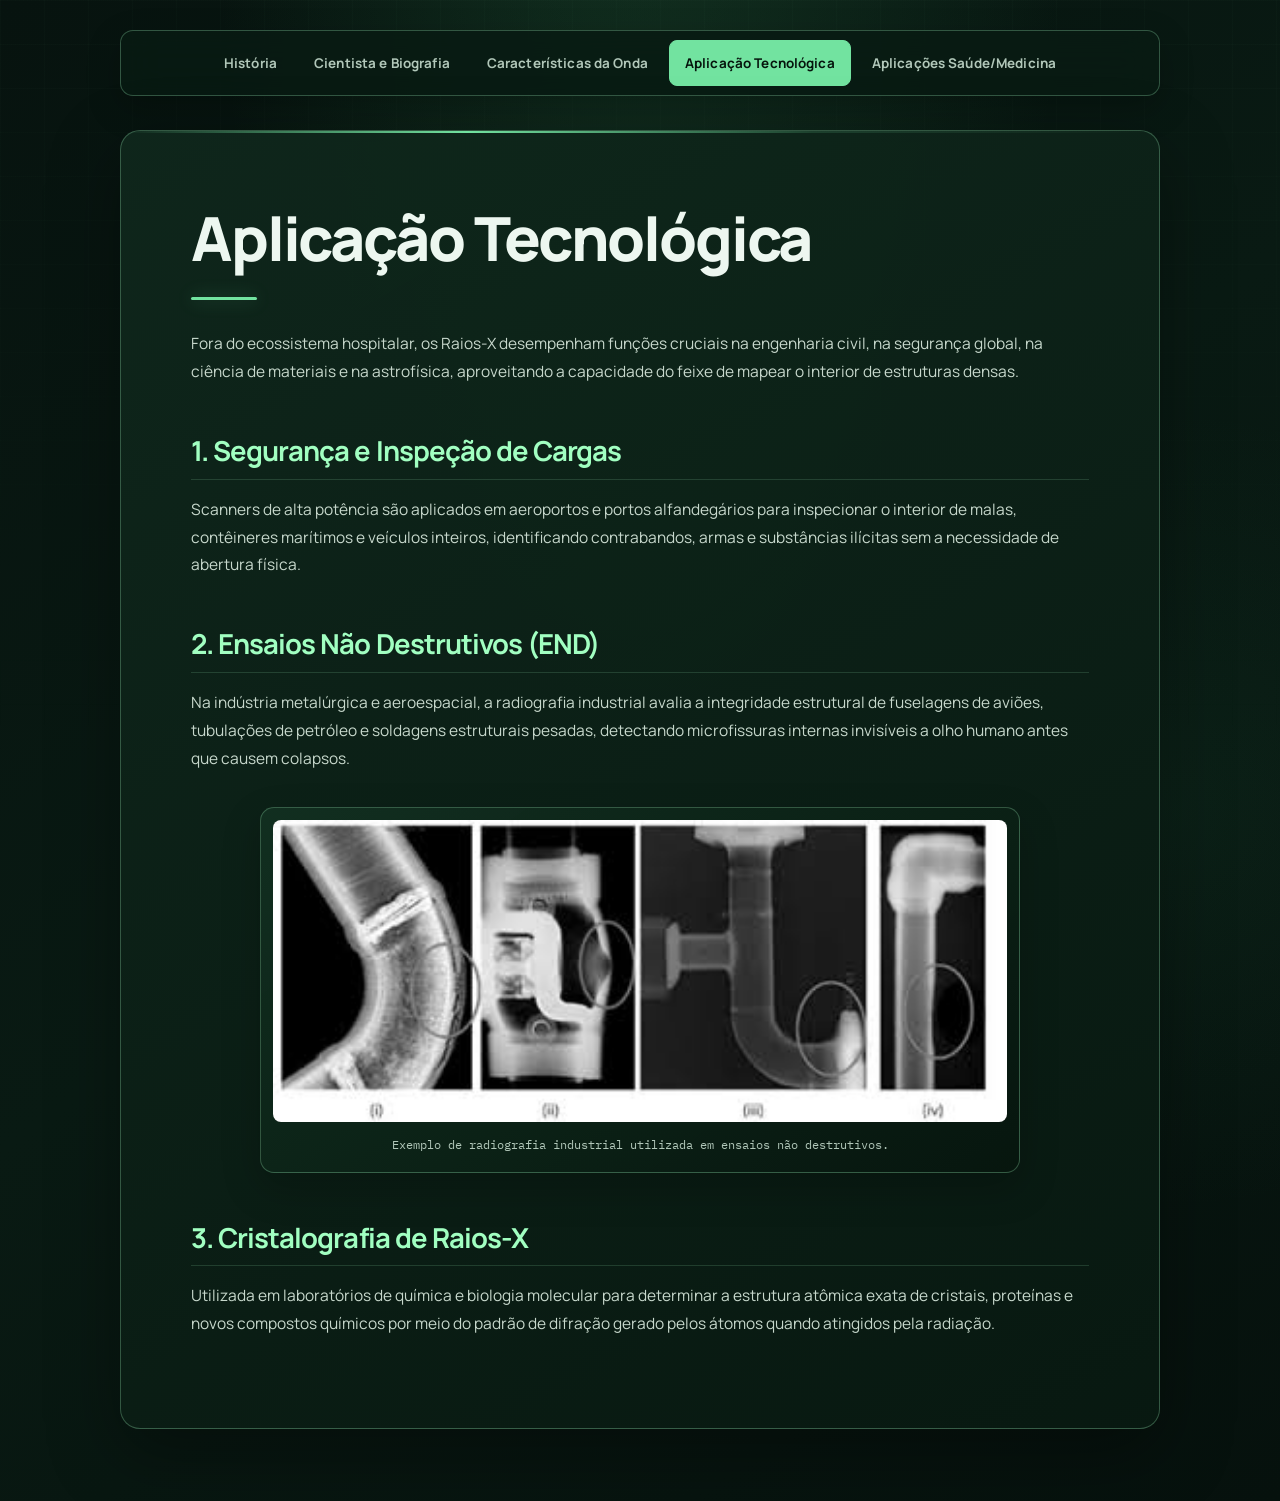
<file: tecnologia.html>
<!DOCTYPE html>
<html lang="pt-BR">
<head>
    <meta charset="UTF-8">
    <meta name="viewport" content="width=device-width, initial-scale=1.0">
    <title>Aplicação Tecnológica - Raios-X</title>
    <link rel="stylesheet" href="style.css">
</head>
<body>
    <nav class="site-nav" aria-label="Navegação principal">
        <ul>
            <li><a href="index.html">História</a></li>
            <li><a href="biografia.html">Cientista e Biografia</a></li>
            <li><a href="caracteristicas.html">Características da Onda</a></li>
            <li><strong>Aplicação Tecnológica</strong></li>
            <li><a href="saude.html">Aplicações Saúde/Medicina</a></li>
        </ul>
    </nav>
    <section>
        <h1>Aplicação Tecnológica</h1>
        <p>Fora do ecossistema hospitalar, os Raios-X desempenham funções cruciais na engenharia civil, na segurança global, na ciência de materiais e na astrofísica, aproveitando a capacidade do feixe de mapear o interior de estruturas densas.</p>
        <h2>1. Segurança e Inspeção de Cargas</h2>
        <p>Scanners de alta potência são aplicados em aeroportos e portos alfandegários para inspecionar o interior de malas, contêineres marítimos e veículos inteiros, identificando contrabandos, armas e substâncias ilícitas sem a necessidade de abertura física.</p>
        <h2>2. Ensaios Não Destrutivos (END)</h2>
        <p>Na indústria metalúrgica e aeroespacial, a radiografia industrial avalia a integridade estrutural de fuselagens de aviões, tubulações de petróleo e soldagens estruturais pesadas, detectando microfissuras internas invisíveis a olho humano antes que causem colapsos.</p>
        <figure>
            <img src="radiografiaind.jpg" alt="Radiografia industrial de uma peça metálica usada para identificar falhas internas" loading="lazy">
            <figcaption>Exemplo de radiografia industrial utilizada em ensaios não destrutivos.</figcaption>
        </figure>
        <h2>3. Cristalografia de Raios-X</h2>
        <p>Utilizada em laboratórios de química e biologia molecular para determinar a estrutura atômica exata de cristais, proteínas e novos compostos químicos por meio do padrão de difração gerado pelos átomos quando atingidos pela radiação.</p>
    </section>
</body>
</html>
</file>
<file: style.css>
/*
   IDENTIDADE VISUAL — FÍSICA DOS RAIOS X
   Tema: laboratório, espectro eletromagnético e instrumentação científica.
*/
@import url('https://fonts.googleapis.com/css2?family=IBM+Plex+Mono:wght@400;500;600&family=Manrope:wght@400;500;600;700;800&display=swap');

:root {
    color-scheme: dark;
    --bg: #07130f;
    --bg-soft: #0a1b14;
    --panel: rgba(13, 34, 25, .94);
    --panel-2: #10271d;
    --panel-3: #153326;
    --green: #72e3a0;
    --green-bright: #a1ffc1;
    --green-deep: #35ad70;
    --text: #edf7f0;
    --muted: #b1c7b9;
    --subtle: #829b8b;
    --line: rgba(133, 205, 158, .19);
    --line-strong: rgba(133, 205, 158, .34);
    --shadow: 0 24px 70px rgba(0, 0, 0, .34);
    --radius: 18px;
    --content: 1040px;
}

* { box-sizing: border-box; }
html { scroll-behavior: smooth; scroll-padding-top: 24px; }
body {
    position: relative;
    isolation: isolate;
    min-height: 100vh;
    margin: 0;
    padding: 30px 24px 72px;
    overflow-x: hidden;
    color: var(--text);
    background:
        radial-gradient(ellipse at 50% -18%, rgba(65, 170, 104, .19), transparent 48%),
        radial-gradient(circle at 92% 54%, rgba(40, 117, 77, .10), transparent 28%),
        linear-gradient(145deg, #07130f 0%, #091a13 48%, #06110d 100%);
    font-family: 'Manrope', Arial, sans-serif;
    font-size: 15.5px;
    line-height: 1.8;
    -webkit-font-smoothing: antialiased;
    text-rendering: optimizeLegibility;
}

/* Grade técnica discreta ao fundo, inspirada em papel milimetrado e diagramas. */
body::before {
    position: fixed;
    z-index: -1;
    inset: 0;
    pointer-events: none;
    background-image:
        linear-gradient(rgba(130, 190, 148, .025) 1px, transparent 1px),
        linear-gradient(90deg, rgba(130, 190, 148, .025) 1px, transparent 1px);
    background-size: 44px 44px;
    content: '';
    mask-image: linear-gradient(to bottom, black, transparent 88%);
}

/* Navegação compartilhada por todas as páginas. */
body > ul,
.site-nav,
.site-nav ul {
    width: min(var(--content), 100%);
    margin: 0 auto 34px;
}
body > ul,
.site-nav ul {
    display: flex;
    flex-wrap: wrap;
    align-items: center;
    justify-content: center;
    gap: 5px;
    padding: 9px;
    list-style: none;
    background: rgba(9, 27, 19, .88);
    border: 1px solid var(--line-strong);
    border-radius: 13px;
    box-shadow: 0 12px 34px rgba(0, 0, 0, .22);
    backdrop-filter: blur(16px);
}
body > ul li,
.site-nav li { margin: 0; padding: 0; }
body > ul a,
body > ul strong,
.site-nav a,
.site-nav strong {
    display: block;
    padding: 10px 15px;
    border: 1px solid transparent;
    border-radius: 8px;
    color: var(--muted);
    font-size: .84rem;
    font-weight: 700;
    letter-spacing: .01em;
    text-decoration: none;
    transition: color .2s ease, background .2s ease, border-color .2s ease;
}
body > ul a:hover,
.site-nav a:hover {
    color: var(--green-bright);
    background: rgba(114, 227, 160, .08);
    border-color: var(--line);
}
body > ul strong,
.site-nav strong {
    color: #06150d;
    background: var(--green);
    border-color: var(--green);
}
hr { display: none; }

/* Área principal e hierarquia editorial. */
section {
    position: relative;
    width: min(var(--content), 100%);
    margin: 0 auto;
    padding: clamp(30px, 6vw, 70px);
    overflow: hidden;
    background: linear-gradient(150deg, rgba(15, 39, 28, .97), rgba(8, 25, 17, .98));
    border: 1px solid var(--line-strong);
    border-radius: 20px;
    box-shadow: var(--shadow);
}
section::before {
    position: absolute;
    top: 0;
    left: 0;
    width: 100%;
    height: 2px;
    background: linear-gradient(90deg, transparent, var(--green), rgba(114, 227, 160, .15), transparent);
    content: '';
}

h1, h2, h3 {
    color: var(--text);
    font-family: 'Manrope', Arial, sans-serif;
    line-height: 1.22;
    letter-spacing: -.035em;
}
h1 {
    max-width: 850px;
    margin: 0 0 30px;
    font-size: clamp(2.15rem, 5.4vw, 3.8rem);
    font-weight: 800;
}
h1::after {
    display: block;
    width: 66px;
    height: 3px;
    margin-top: 22px;
    border-radius: 4px;
    background: var(--green);
    box-shadow: 0 0 18px rgba(114, 227, 160, .32);
    content: '';
}
h2 {
    margin: 48px 0 16px;
    padding: 0 0 11px;
    border-bottom: 1px solid var(--line);
    color: var(--green-bright);
    font-size: clamp(1.28rem, 3vw, 1.72rem);
    font-weight: 700;
}
h3 { margin: 28px 0 12px; color: var(--green); font-size: 1.12rem; }
p { margin: 0 0 20px; color: #c7d8cc; }
strong { color: #f2fff5; font-weight: 700; }
a { color: var(--green); text-underline-offset: 4px; }
a:hover { color: var(--green-bright); }

blockquote {
    margin: 32px 0;
    padding: 23px 27px;
    color: #e4f6e9;
    background: linear-gradient(110deg, rgba(87, 174, 117, .12), rgba(87, 174, 117, .035));
    border: 1px solid var(--line);
    border-left: 3px solid var(--green);
    border-radius: 0 12px 12px 0;
    font-size: 1.05rem;
}
blockquote small { display: inline-block; margin-top: 10px; color: var(--muted); font-size: .84rem; }

ul:not(body > ul):not(.site-nav ul) { padding-left: 24px; color: #c7d8cc; }
li { margin: 0 0 11px; padding-left: 3px; }
li::marker { color: var(--green); }

/* Dados e propriedades físicas. */
table {
    width: 100%;
    margin: 26px 0 34px;
    overflow: hidden;
    border: 1px solid var(--line-strong);
    border-collapse: separate;
    border-spacing: 0;
    border-radius: 12px;
    background: rgba(4, 17, 11, .42);
}
th, td {
    padding: 15px 18px;
    border-bottom: 1px solid var(--line);
    text-align: left;
    vertical-align: top;
}
th {
    color: #07170e;
    background: linear-gradient(105deg, #72e3a0, #a1ffc1);
    font-size: .84rem;
    font-weight: 800;
    letter-spacing: .025em;
}
td { color: #c9dbcf; }
tbody tr:last-child td { border-bottom: 0; }
tbody tr:hover td { background: rgba(114, 227, 160, .045); }

/* Fotografias históricas, cientista e registros experimentais. */
figure {
    width: min(100%, 760px);
    margin: 34px auto;
    padding: 12px;
    overflow: hidden;
    background: linear-gradient(145deg, rgba(18, 48, 33, .9), rgba(7, 22, 14, .95));
    border: 1px solid var(--line-strong);
    border-radius: 14px;
    box-shadow: 0 15px 38px rgba(0, 0, 0, .22);
}
figure img {
    display: block;
    width: 100%;
    max-height: 480px;
    object-fit: contain;
    border-radius: 8px;
    background: #06110b;
}
figcaption {
    padding: 13px 9px 5px;
    color: var(--muted);
    font-family: 'IBM Plex Mono', monospace;
    font-size: .76rem;
    line-height: 1.65;
    text-align: center;
}

/* Pequenos detalhes tipográficos para grandezas, códigos e notações. */
code, samp, kbd {
    padding: 2px 6px;
    color: var(--green-bright);
    background: rgba(114, 227, 160, .09);
    border: 1px solid var(--line);
    border-radius: 5px;
    font-family: 'IBM Plex Mono', monospace;
    font-size: .9em;
}
::selection { color: #06150d; background: var(--green); }
:focus-visible { outline: 2px solid var(--green-bright); outline-offset: 4px; }

@media (max-width: 680px) {
    body { padding: 16px 11px 38px; font-size: 14.5px; }
    body > ul, .site-nav ul { justify-content: stretch; gap: 4px; padding: 7px; margin-bottom: 20px; }
    body > ul li, .site-nav li { flex: 1 1 145px; }
    body > ul a, body > ul strong, .site-nav a, .site-nav strong { padding: 9px 7px; text-align: center; font-size: .78rem; }
    section { padding: 27px 20px; border-radius: 14px; }
    h1 { font-size: clamp(2rem, 10vw, 2.8rem); }
    h2 { margin-top: 36px; }
    th, td { padding: 11px 9px; font-size: .82rem; }
    figure { padding: 8px; margin: 25px auto; }
    figcaption { font-size: .7rem; }
}

@media (prefers-reduced-motion: reduce) {
    html { scroll-behavior: auto; }
    *, *::before, *::after { transition-duration: .01ms !important; }
}
</file>
